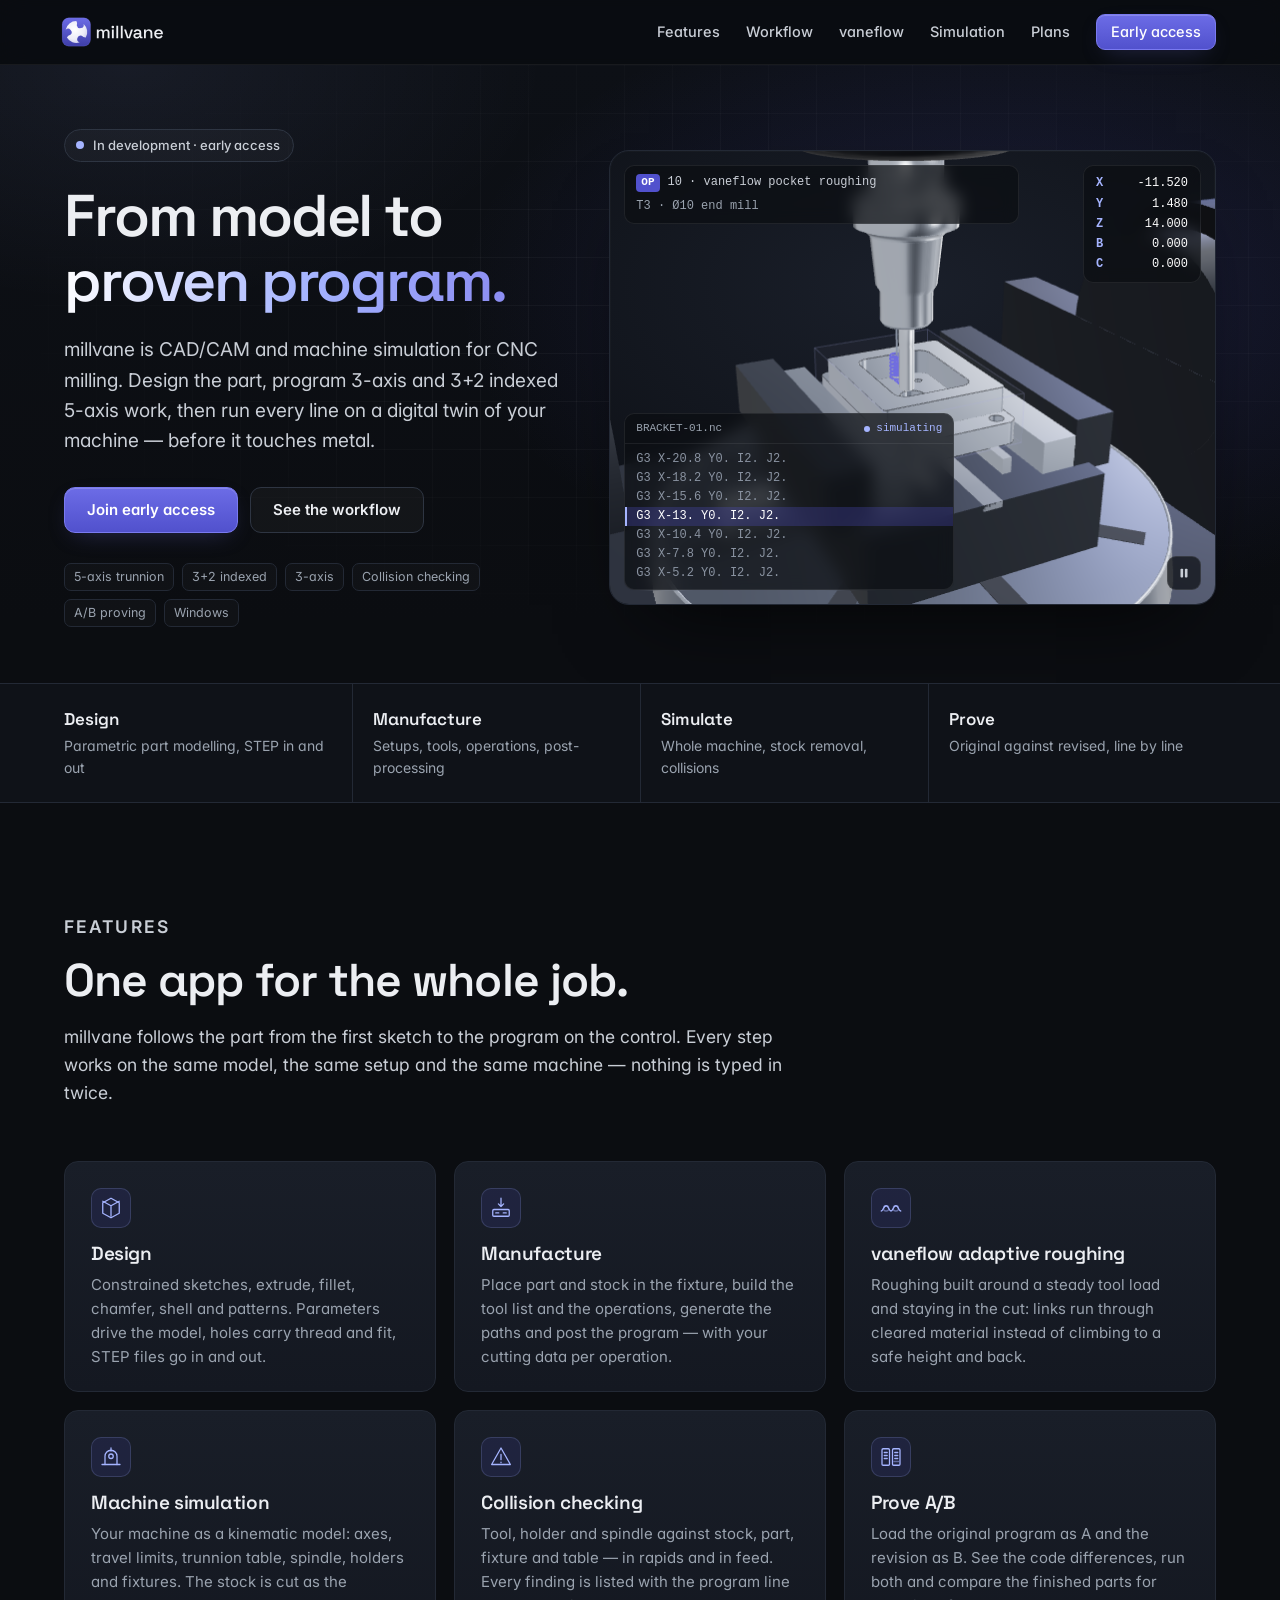
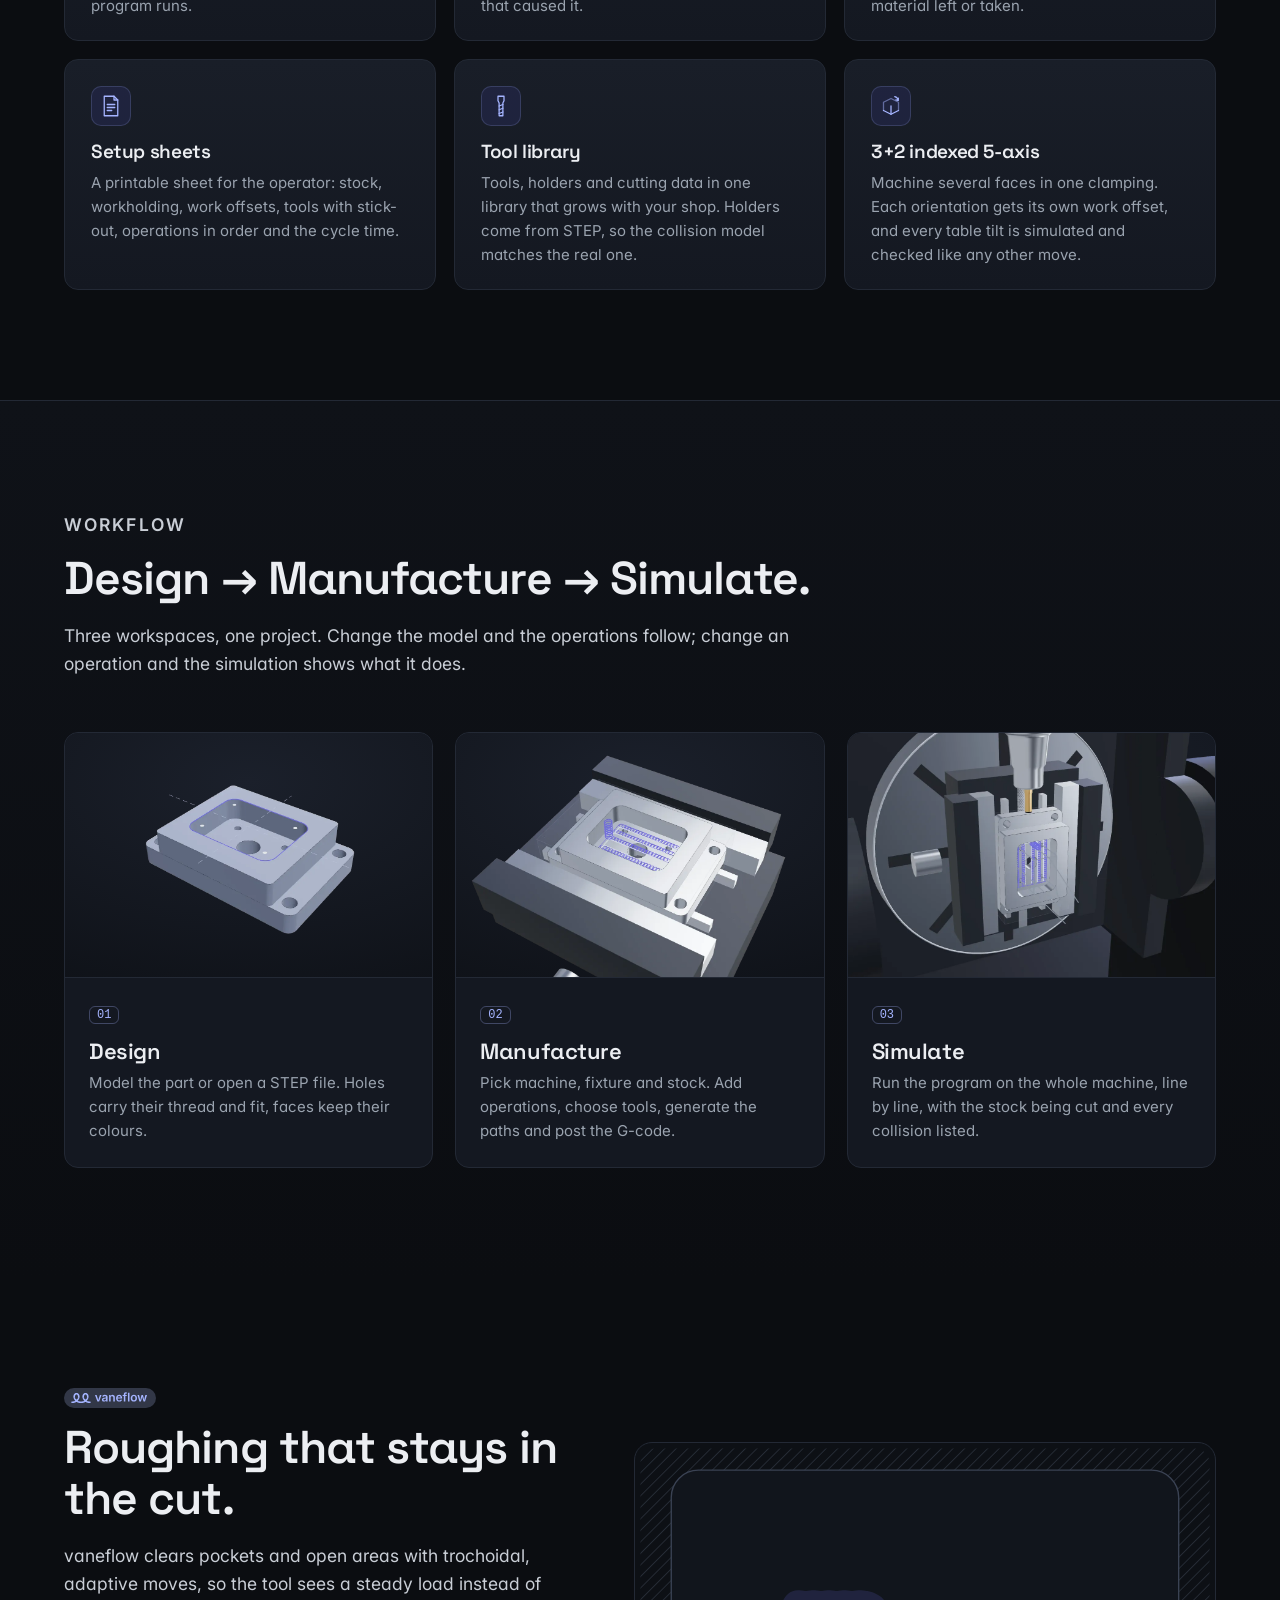
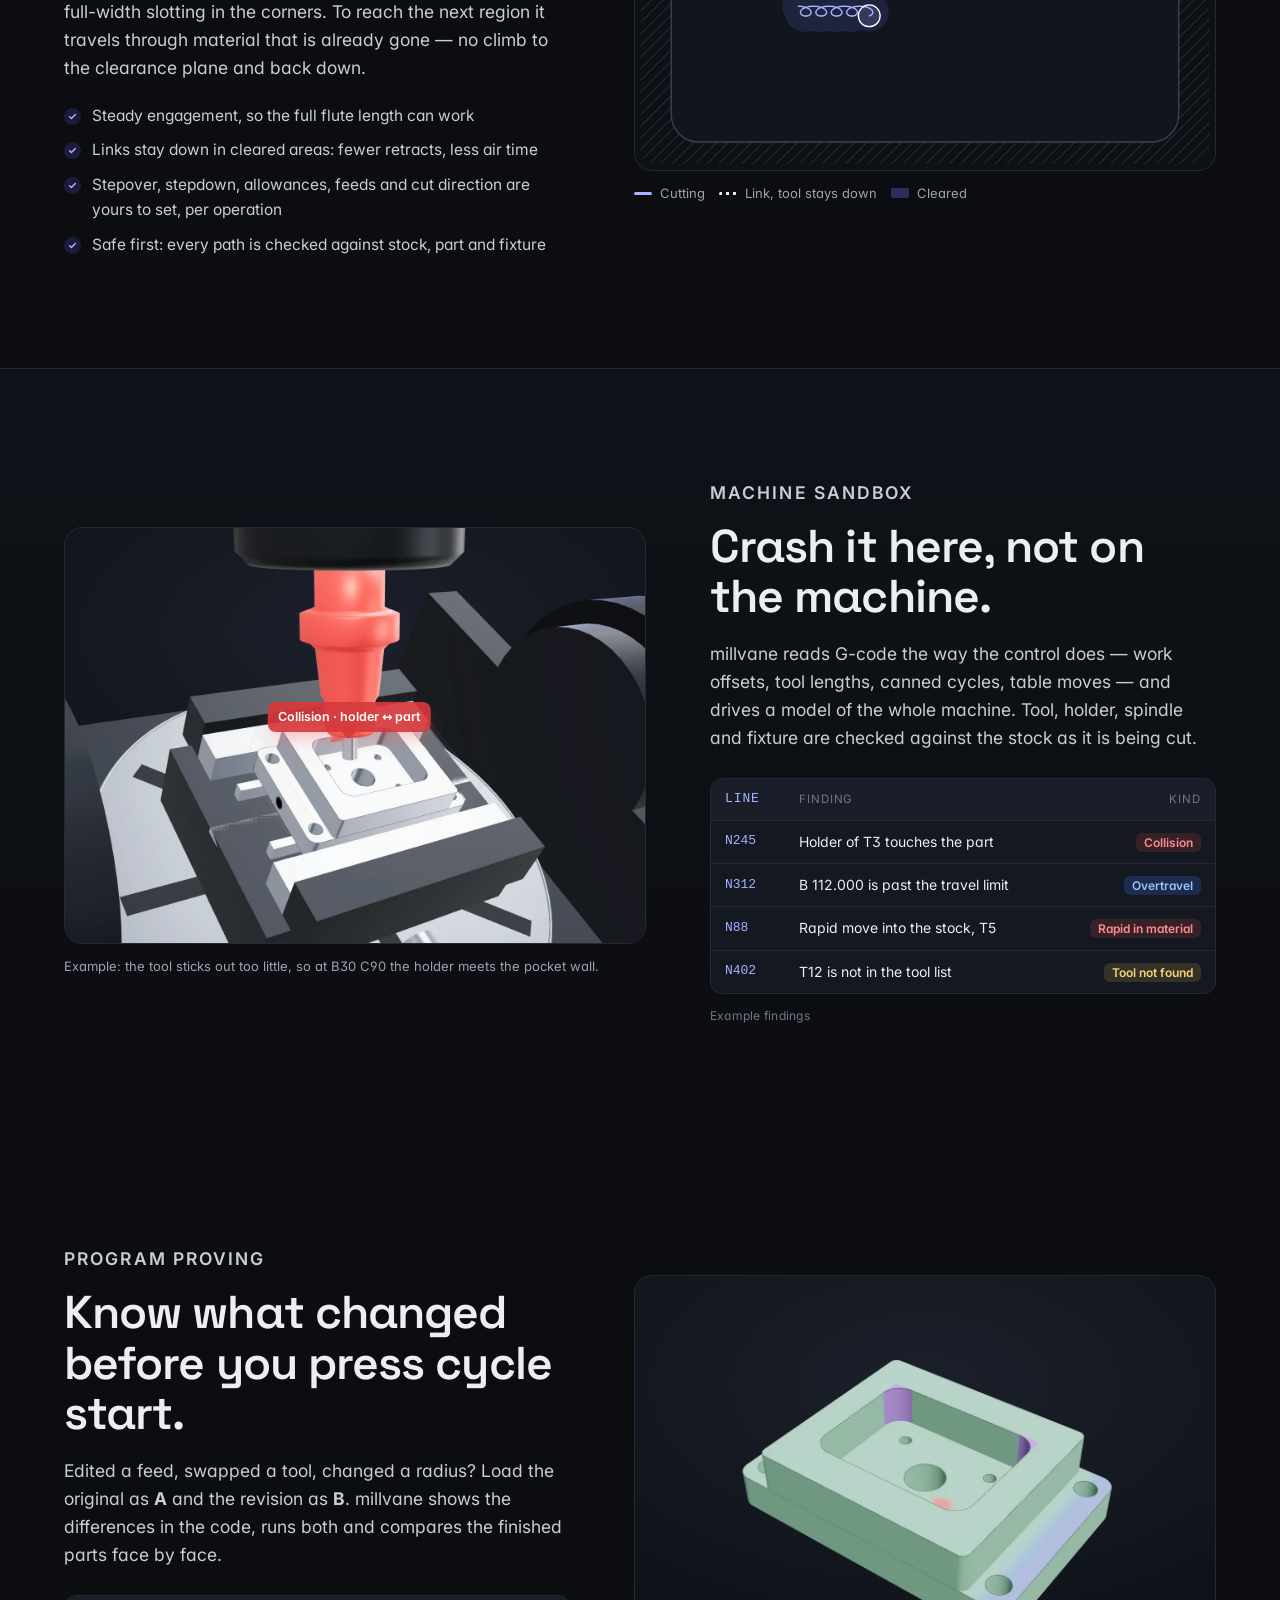
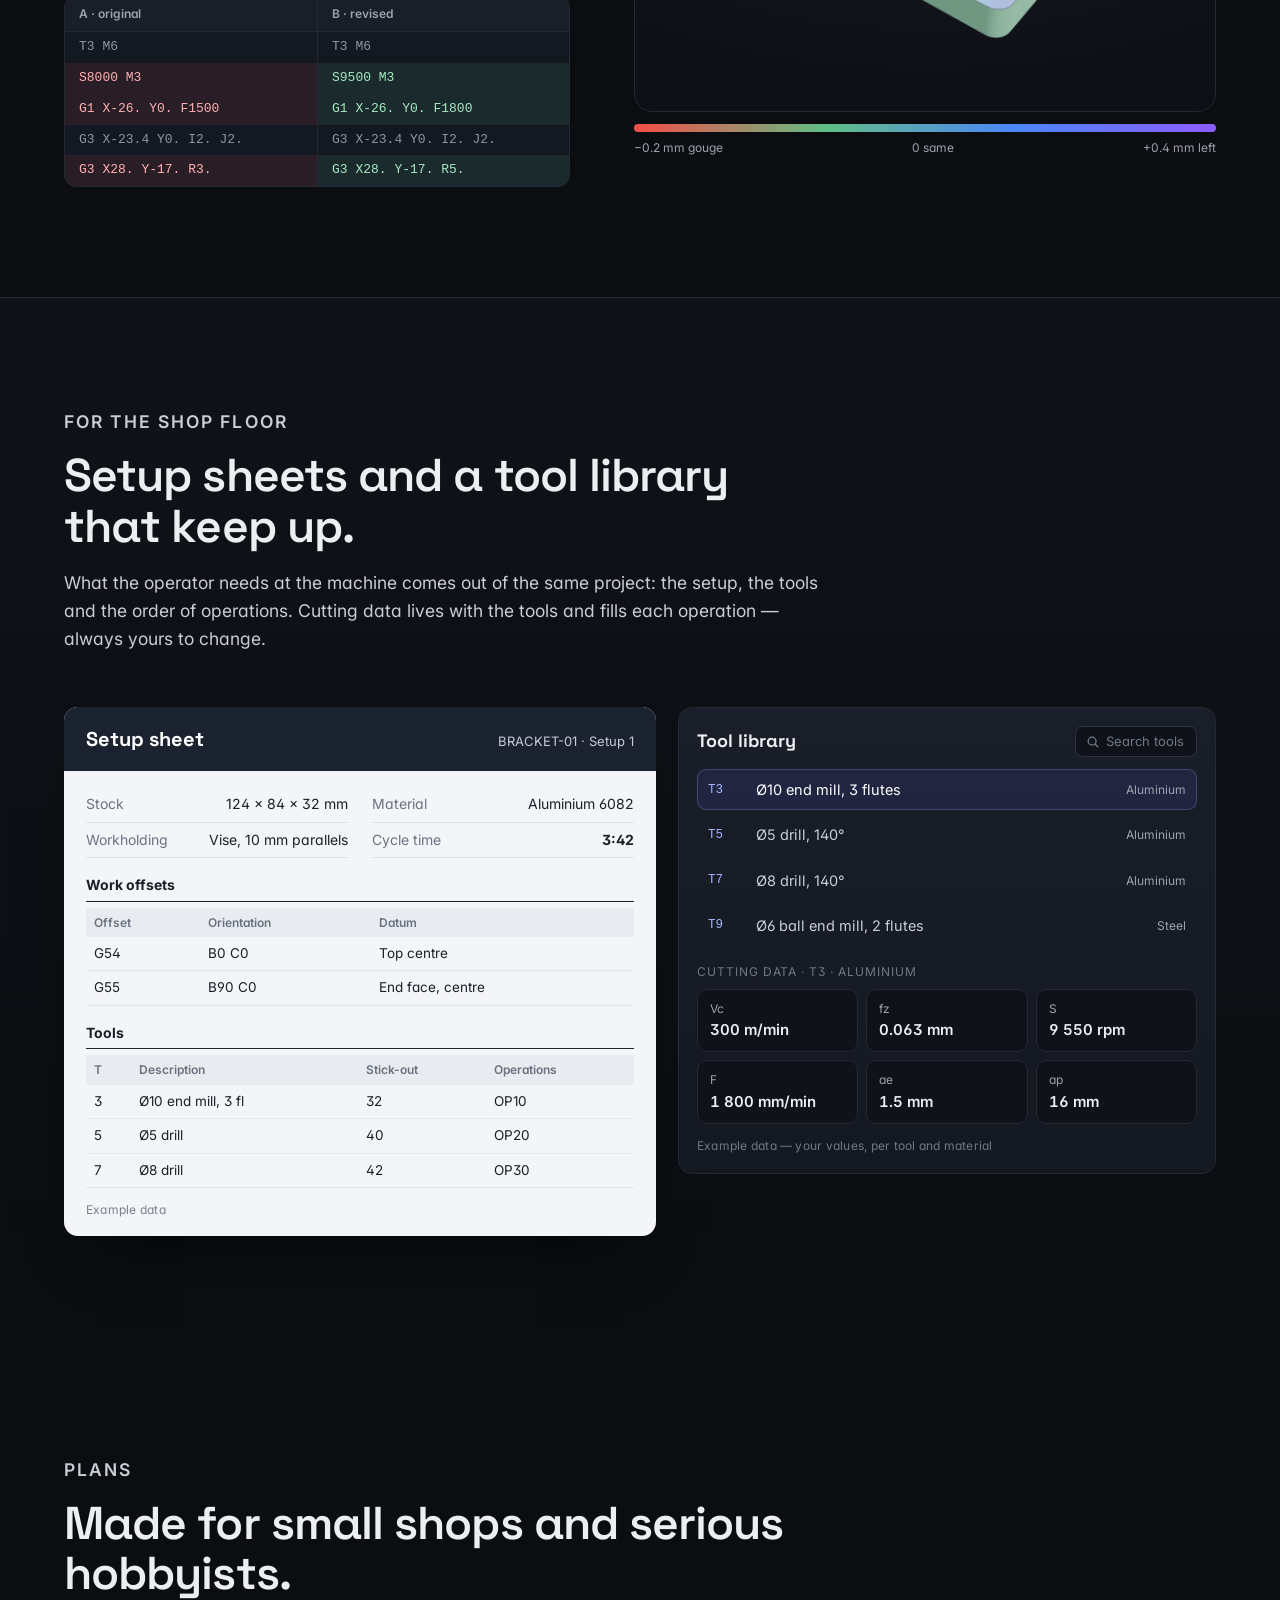
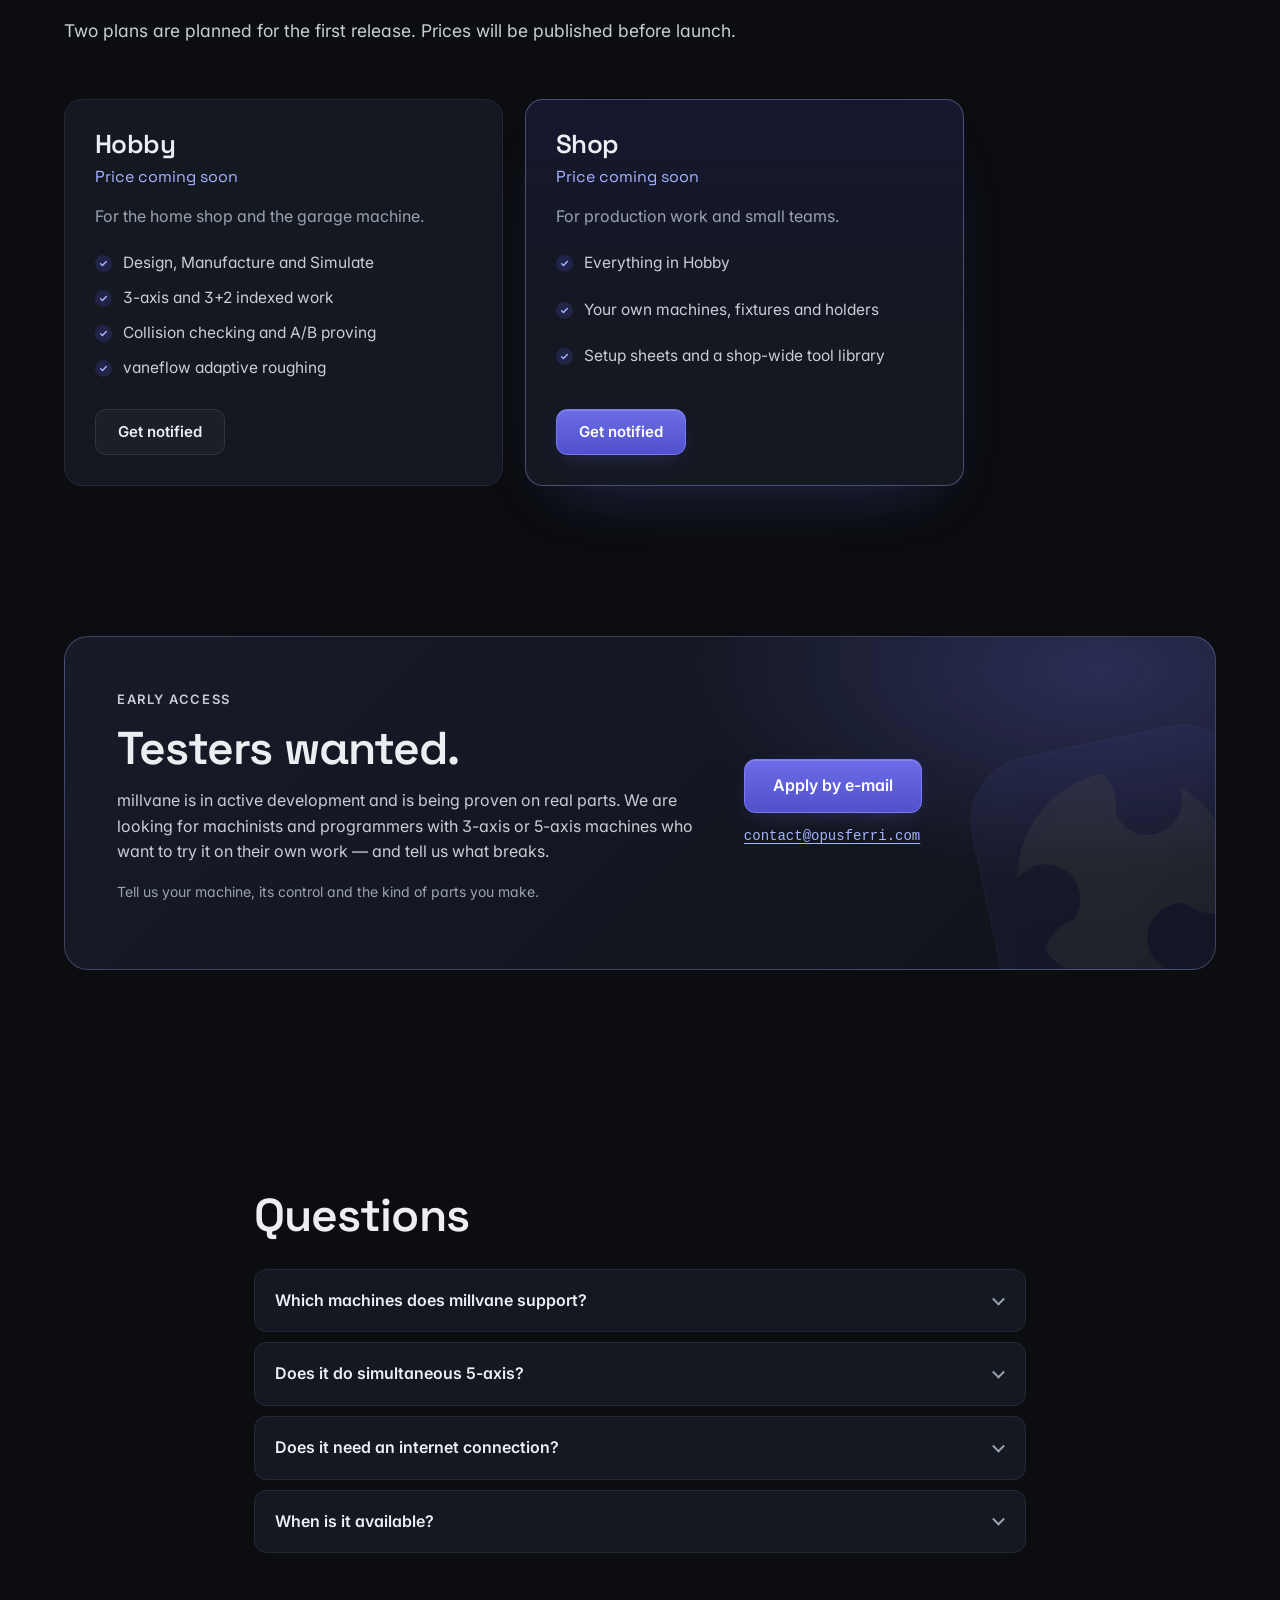
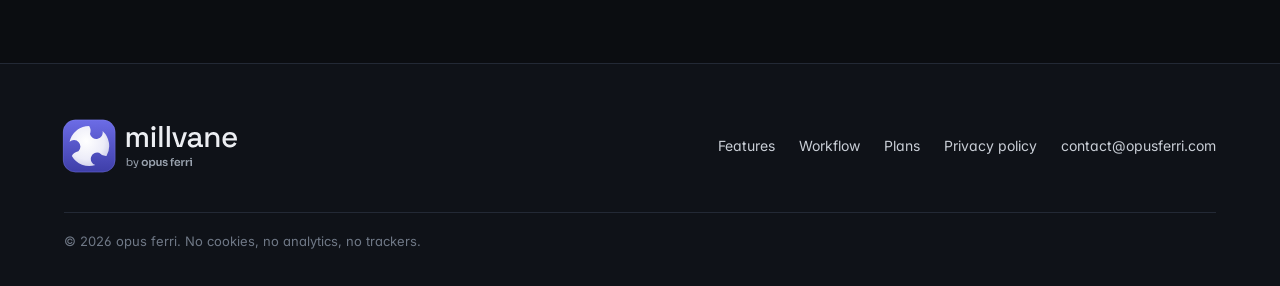
<file: index.html>
<!doctype html>
<html lang="en">
<head>
<meta charset="utf-8">
<meta name="viewport" content="width=device-width,initial-scale=1">
<title>millvane — CAD/CAM and machine simulation for CNC milling | opus ferri</title>
<meta name="description" content="millvane is a CAD/CAM and G-code simulation app for CNC milling: design the part, program 3-axis and 3+2 indexed 5-axis work, simulate the whole machine and prove every program before it runs. In development — early access testers wanted.">
<meta name="theme-color" content="#0b0d11">
<meta name="color-scheme" content="dark">
<link rel="canonical" href="https://opusferri.com/">
<link rel="icon" href="/favicon.svg" type="image/svg+xml">
<link rel="icon" href="/favicon.ico" sizes="any">
<link rel="apple-touch-icon" href="/apple-touch-icon.png">
<meta property="og:type" content="website">
<meta property="og:site_name" content="opus ferri">
<meta property="og:title" content="millvane — from model to proven program">
<meta property="og:description" content="CAD/CAM and machine simulation for CNC milling. 3-axis and 3+2 indexed 5-axis, collision checking, A/B program proving and vaneflow adaptive roughing. Early access.">
<meta property="og:url" content="https://opusferri.com/">
<meta property="og:image" content="https://opusferri.com/assets/img/og.png">
<meta property="og:image:width" content="1200">
<meta property="og:image:height" content="630">
<meta property="og:image:alt" content="millvane: a machined aluminium bracket in a vise on a tilting rotary table, with its toolpaths">
<meta name="twitter:card" content="summary_large_image">
<link rel="preload" href="/fonts/Inter.woff2" as="font" type="font/woff2" crossorigin>
<link rel="preload" href="/fonts/SpaceGrotesk.woff2" as="font" type="font/woff2" crossorigin>
<link rel="stylesheet" href="/style.css">
<script>document.documentElement.classList.add("js")</script>
</head>
<body>
<a class="skip" href="#main">Skip to content</a>

<header class="nav" id="top">
  <div class="wrap nav-in">
    <a class="logo" href="/" aria-label="millvane home"><img src="/assets/brand/millvane-dark.svg" alt="millvane" width="388" height="144"></a>
    <button class="menu-btn" type="button" aria-expanded="false" aria-controls="nav-links"><span class="sr">Menu</span><span class="bars" aria-hidden="true"></span></button>
    <nav id="nav-links" class="links" aria-label="Main">
      <a href="#features">Features</a>
      <a href="#workflow">Workflow</a>
      <a href="#vaneflow">vaneflow</a>
      <a href="#simulate">Simulation</a>
      <a href="#pricing">Plans</a>
      <a class="btn btn-sm" href="#early-access">Early access</a>
    </nav>
  </div>
</header>

<main id="main">

<section class="hero" aria-labelledby="hero-h">
  <div class="hero-bg" aria-hidden="true"></div>
  <div class="wrap hero-in">
    <div class="hero-copy">
      <p class="status"><span class="dot" aria-hidden="true"></span>In development · early access</p>
      <h1 id="hero-h">From model to <span class="grad">proven program.</span></h1>
      <p class="lead">millvane is CAD/CAM and machine simulation for CNC milling. Design the part, program 3-axis and 3+2 indexed 5-axis work, then run every line on a digital twin of your machine — before it touches metal.</p>
      <div class="cta">
        <a class="btn" href="#early-access">Join early access</a>
        <a class="btn btn-ghost" href="#workflow">See the workflow</a>
      </div>
      <ul class="chips" aria-label="Highlights">
        <li>5-axis trunnion</li><li>3+2 indexed</li><li>3-axis</li><li>Collision checking</li><li>A/B proving</li><li>Windows</li>
      </ul>
    </div>

    <figure class="hero-vis" aria-label="Animated example: a bracket is roughed with vaneflow, drilled, then the table tilts for a 3+2 side hole">
      <div class="stage" id="stage">
        <img class="poster" id="poster" src="/assets/img/hero-poster.webp" width="1200" height="900" alt="A bracket clamped in a vise on a tilting rotary table, with an end mill in the pocket and the toolpath drawn on the part" fetchpriority="high">
        <canvas id="hero-canvas" aria-hidden="true"></canvas>
        <div class="hud hud-op" aria-hidden="true">
          <span class="hud-k">OP</span><span id="hud-op">10 · vaneflow pocket roughing</span>
          <span class="hud-t" id="hud-tool">T3 · Ø10 end mill</span>
        </div>
        <div class="hud hud-dro" aria-hidden="true">
          <div><span>X</span><b id="dro-x">-23.000</b></div>
          <div><span>Y</span><b id="dro-y">0.000</b></div>
          <div><span>Z</span><b id="dro-z">33.000</b></div>
          <div><span>B</span><b id="dro-b">0.000</b></div>
          <div><span>C</span><b id="dro-c">0.000</b></div>
        </div>
        <div class="hud hud-code" aria-hidden="true">
          <div class="code-h"><span>BRACKET-01.nc</span><span class="sim-on"><i></i>simulating</span></div>
          <ol class="code" id="code"><li>O1001 (BRACKET-01 OP1)</li><li>G21 G17 G40 G80 G90</li><li>G0 G53 Z0.</li><li>(OP10 VANEFLOW POCKET ROUGHING)</li><li class="on">T3 M6 (D10 END MILL 3FL)</li><li>S9500 M3</li><li>G0 G54 X-23. Y0. B0. C0.</li></ol>
        </div>
        <button class="pause" id="pause" type="button" aria-pressed="false" hidden><span class="sr">Pause animation</span><svg viewBox="0 0 16 16" aria-hidden="true"><rect class="p1" x="4" y="3" width="3" height="10" rx="1"/><rect class="p1" x="9" y="3" width="3" height="10" rx="1"/><path class="p2" d="M5 3l8 5-8 5z"/></svg></button>
      </div>
    </figure>
  </div>
</section>

<section class="strip" aria-label="What millvane covers">
  <div class="wrap strip-in">
    <div><b>Design</b><span>Parametric part modelling, STEP in and out</span></div>
    <div><b>Manufacture</b><span>Setups, tools, operations, post-processing</span></div>
    <div><b>Simulate</b><span>Whole machine, stock removal, collisions</span></div>
    <div><b>Prove</b><span>Original against revised, line by line</span></div>
  </div>
</section>

<section class="sec" id="features" aria-labelledby="features-h">
  <div class="wrap">
    <header class="sec-h reveal">
      <p class="eyebrow">Features</p>
      <h2 id="features-h">One app for the whole job.</h2>
      <p>millvane follows the part from the first sketch to the program on the control. Every step works on the same model, the same setup and the same machine — nothing is typed in twice.</p>
    </header>
    <div class="grid">
      <article class="card reveal">
        <svg class="ic" viewBox="0 0 32 32" aria-hidden="true"><path d="M5 25V11l11-6 11 6v14l-11 6z" transform="translate(0 -2)"/><path d="M5 9l11 6 11-6M16 15v14" transform="translate(0 -2)"/></svg>
        <h3>Design</h3>
        <p>Constrained sketches, extrude, fillet, chamfer, shell and patterns. Parameters drive the model, holes carry thread and fit, STEP files go in and out.</p>
      </article>
      <article class="card reveal">
        <svg class="ic" viewBox="0 0 32 32" aria-hidden="true"><rect x="5" y="18" width="22" height="9" rx="1.5"/><path d="M16 3v11M12.5 10.5 16 14l3.5-3.5"/><path d="M9 22.5h4M19 22.5h4"/></svg>
        <h3>Manufacture</h3>
        <p>Place part and stock in the fixture, build the tool list and the operations, generate the paths and post the program — with your cutting data per operation.</p>
      </article>
      <article class="card reveal">
        <svg class="ic" viewBox="0 0 32 32" aria-hidden="true"><path d="M3 20c2.5 0 3-7 6.5-7S13 20 16 20s3-7 6.5-7S26 20 29 20"/><circle cx="9.5" cy="16.5" r="3.5" opacity=".5"/><circle cx="22.5" cy="16.5" r="3.5" opacity=".5"/></svg>
        <h3>vaneflow adaptive roughing</h3>
        <p>Roughing built around a steady tool load and staying in the cut: links run through cleared material instead of climbing to a safe height and back.</p>
      </article>
      <article class="card reveal">
        <svg class="ic" viewBox="0 0 32 32" aria-hidden="true"><path d="M4 26h24"/><path d="M8 26V15a8 8 0 0 1 16 0v11"/><circle cx="16" cy="15" r="3"/><path d="M16 4v4"/></svg>
        <h3>Machine simulation</h3>
        <p>Your machine as a kinematic model: axes, travel limits, trunnion table, spindle, holders and fixtures. The stock is cut as the program runs.</p>
      </article>
      <article class="card reveal">
        <svg class="ic" viewBox="0 0 32 32" aria-hidden="true"><path d="M16 4 3.5 26h25z"/><path d="M16 12.5v7M16 23v.5"/></svg>
        <h3>Collision checking</h3>
        <p>Tool, holder and spindle against stock, part, fixture and table — in rapids and in feed. Every finding is listed with the program line that caused it.</p>
      </article>
      <article class="card reveal">
        <svg class="ic" viewBox="0 0 32 32" aria-hidden="true"><rect x="4" y="5" width="10" height="22" rx="1.5"/><rect x="18" y="5" width="10" height="22" rx="1.5"/><path d="M7 10h4M7 14h4M7 18h4M21 10h4M21 14h4M21 18h4"/><path d="M20 22h6" opacity=".5"/></svg>
        <h3>Prove A/B</h3>
        <p>Load the original program as A and the revision as B. See the code differences, run both and compare the finished parts for material left or taken.</p>
      </article>
      <article class="card reveal">
        <svg class="ic" viewBox="0 0 32 32" aria-hidden="true"><path d="M7 3h13l5 5v21H7z"/><path d="M20 3v5h5M11 14h10M11 18h10M11 22h6"/></svg>
        <h3>Setup sheets</h3>
        <p>A printable sheet for the operator: stock, workholding, work offsets, tools with stick-out, operations in order and the cycle time.</p>
      </article>
      <article class="card reveal">
        <svg class="ic" viewBox="0 0 32 32" aria-hidden="true"><path d="M12 3h8v6l-1.5 3v17h-5V12L12 9z"/><path d="M13.5 16l5-2M13.5 21l5-2M13.5 26l5-2"/></svg>
        <h3>Tool library</h3>
        <p>Tools, holders and cutting data in one library that grows with your shop. Holders come from STEP, so the collision model matches the real one.</p>
      </article>
      <article class="card reveal">
        <svg class="ic" viewBox="0 0 32 32" aria-hidden="true"><path d="M6 22 16 27l10-5"/><path d="M6 22V11l10-5 10 5v11" opacity=".5"/><path d="M16 27V16" /><path d="M21 3.5a6 6 0 0 1 4.5 5" /><path d="M25.8 5.5l-.3 3-3-.6"/></svg>
        <h3>3+2 indexed 5-axis</h3>
        <p>Machine several faces in one clamping. Each orientation gets its own work offset, and every table tilt is simulated and checked like any other move.</p>
      </article>
    </div>
  </div>
</section>

<section class="sec sec-alt" id="workflow" aria-labelledby="workflow-h">
  <div class="wrap">
    <header class="sec-h reveal">
      <p class="eyebrow">Workflow</p>
      <h2 id="workflow-h">Design → Manufacture → Simulate.</h2>
      <p>Three workspaces, one project. Change the model and the operations follow; change an operation and the simulation shows what it does.</p>
    </header>
    <ol class="steps">
      <li class="step reveal">
        <figure><img src="/assets/img/step-design.webp" width="1200" height="800" loading="lazy" decoding="async" alt="The bracket model with the pocket sketch and centre lines on its top face"></figure>
        <div class="step-t"><span class="n">01</span><h3>Design</h3><p>Model the part or open a STEP file. Holes carry their thread and fit, faces keep their colours.</p></div>
      </li>
      <li class="step reveal">
        <figure><img src="/assets/img/step-cam.webp" width="1200" height="800" loading="lazy" decoding="async" alt="The bracket in a vise with the vaneflow roughing path drawn in the pocket"></figure>
        <div class="step-t"><span class="n">02</span><h3>Manufacture</h3><p>Pick machine, fixture and stock. Add operations, choose tools, generate the paths and post the G-code.</p></div>
      </li>
      <li class="step reveal">
        <figure><img src="/assets/img/step-sim.webp" width="1200" height="800" loading="lazy" decoding="async" alt="The table tilted by 90 degrees for a 3+2 operation, a drill at the end face of the bracket"></figure>
        <div class="step-t"><span class="n">03</span><h3>Simulate</h3><p>Run the program on the whole machine, line by line, with the stock being cut and every collision listed.</p></div>
      </li>
    </ol>
  </div>
</section>

<section class="sec" id="vaneflow" aria-labelledby="vaneflow-h">
  <div class="wrap split">
    <div class="split-t reveal">
      <p class="eyebrow"><img src="/assets/brand/vaneflow-pill-dark.svg" alt="vaneflow" width="108" height="36" class="pill"></p>
      <h2 id="vaneflow-h">Roughing that stays in the cut.</h2>
      <p>vaneflow clears pockets and open areas with trochoidal, adaptive moves, so the tool sees a steady load instead of full-width slotting in the corners. To reach the next region it travels through material that is already gone — no climb to the clearance plane and back down.</p>
      <ul class="ticks">
        <li>Steady engagement, so the full flute length can work</li>
        <li>Links stay down in cleared areas: fewer retracts, less air time</li>
        <li>Stepover, stepdown, allowances, feeds and cut direction are yours to set, per operation</li>
        <li>Safe first: every path is checked against stock, part and fixture</li>
      </ul>
    </div>
    <figure class="vf reveal">
      <svg id="vf" viewBox="0 0 640 360" role="img" aria-labelledby="vf-t">
        <title id="vf-t">A vaneflow roughing path clearing a rectangular pocket from the middle outwards, followed by a finishing pass along the wall</title>
        <defs>
          <pattern id="hatch" width="9" height="9" patternUnits="userSpaceOnUse" patternTransform="rotate(45)"><path d="M0 0v9" stroke="#262c36" stroke-width="2"/></pattern>
        </defs>
        <rect x="6" y="6" width="628" height="348" rx="16" fill="url(#hatch)"/>
        <rect x="40" y="30" width="560" height="300" rx="30" class="vf-pocket"/>
        <g id="vf-paths"></g>
        <circle id="vf-tool" r="12" cx="190" cy="180"/>
      </svg>
      <figcaption><span class="lg lg-cut"></span>Cutting <span class="lg lg-link"></span>Link, tool stays down <span class="lg lg-area"></span>Cleared</figcaption>
    </figure>
  </div>
</section>

<section class="sec sec-alt" id="simulate" aria-labelledby="simulate-h">
  <div class="wrap split split-rev">
    <figure class="shot reveal">
      <div class="shot-in">
        <img src="/assets/img/sim-collision.webp" width="1400" height="1000" loading="lazy" decoding="async" alt="The table tilted to B30 C90. The tool holder and the top of the pocket wall are shown in red where they collide">
        <div class="tag" style="left:49%;top:52%">Collision · holder ↔ part</div>
      </div>
      <figcaption>Example: the tool sticks out too little, so at B30 C90 the holder meets the pocket wall.</figcaption>
    </figure>
    <div class="split-t reveal">
      <p class="eyebrow">Machine sandbox</p>
      <h2 id="simulate-h">Crash it here, not on the machine.</h2>
      <p>millvane reads G-code the way the control does — work offsets, tool lengths, canned cycles, table moves — and drives a model of the whole machine. Tool, holder, spindle and fixture are checked against the stock as it is being cut.</p>
      <div class="checks" role="table" aria-label="Example list of findings">
        <div class="row head" role="row"><span role="columnheader">Line</span><span role="columnheader">Finding</span><span role="columnheader">Kind</span></div>
        <div class="row" role="row"><span role="cell">N245</span><span role="cell">Holder of T3 touches the part</span><span role="cell"><em class="k k-red">Collision</em></span></div>
        <div class="row" role="row"><span role="cell">N312</span><span role="cell">B 112.000 is past the travel limit</span><span role="cell"><em class="k k-blue">Overtravel</em></span></div>
        <div class="row" role="row"><span role="cell">N88</span><span role="cell">Rapid move into the stock, T5</span><span role="cell"><em class="k k-red">Rapid in material</em></span></div>
        <div class="row" role="row"><span role="cell">N402</span><span role="cell">T12 is not in the tool list</span><span role="cell"><em class="k k-yellow">Tool not found</em></span></div>
      </div>
      <p class="ex">Example findings</p>
    </div>
  </div>
</section>

<section class="sec" id="prove" aria-labelledby="prove-h">
  <div class="wrap split">
    <div class="split-t reveal">
      <p class="eyebrow">Program proving</p>
      <h2 id="prove-h">Know what changed before you press cycle start.</h2>
      <p>Edited a feed, swapped a tool, changed a radius? Load the original as <b>A</b> and the revision as <b>B</b>. millvane shows the differences in the code, runs both and compares the finished parts face by face.</p>
      <div class="diff" role="table" aria-label="Example program difference">
        <div class="diff-h" role="row"><span role="columnheader">A · original</span><span role="columnheader">B · revised</span></div>
        <div class="d-row" role="row"><code role="cell">T3 M6</code><code role="cell">T3 M6</code></div>
        <div class="d-row chg" role="row"><code role="cell">S8000 M3</code><code role="cell">S9500 M3</code></div>
        <div class="d-row chg" role="row"><code role="cell">G1 X-26. Y0. F1500</code><code role="cell">G1 X-26. Y0. F1800</code></div>
        <div class="d-row" role="row"><code role="cell">G3 X-23.4 Y0. I2. J2.</code><code role="cell">G3 X-23.4 Y0. I2. J2.</code></div>
        <div class="d-row chg" role="row"><code role="cell">G3 X28. Y-17. R3.</code><code role="cell">G3 X28. Y-17. R5.</code></div>
      </div>
    </div>
    <figure class="shot reveal">
      <div class="shot-in">
        <img src="/assets/img/compare.webp" width="1200" height="900" loading="lazy" decoding="async" alt="The bracket coloured by the deviation between program A and B: green where both agree, blue and violet in two pocket corners where B leaves material, red at a small spot on the pocket floor">
      </div>
      <figcaption class="scale-cap">
        <span class="scale" aria-hidden="true"></span>
        <span class="scale-l"><span>−0.2 mm gouge</span><span>0 same</span><span>+0.4 mm left</span></span>
      </figcaption>
    </figure>
  </div>
</section>

<section class="sec sec-alt" id="shop" aria-labelledby="shop-h">
  <div class="wrap">
    <header class="sec-h reveal">
      <p class="eyebrow">For the shop floor</p>
      <h2 id="shop-h">Setup sheets and a tool library that keep up.</h2>
      <p>What the operator needs at the machine comes out of the same project: the setup, the tools and the order of operations. Cutting data lives with the tools and fills each operation — always yours to change.</p>
    </header>
    <div class="duo">
      <div class="sheet reveal" role="group" aria-label="Example setup sheet">
        <div class="sheet-h"><b>Setup sheet</b><span>BRACKET-01 · Setup 1</span></div>
        <div class="sheet-b">
          <dl class="kv">
            <div><dt>Stock</dt><dd>124 × 84 × 32 mm</dd></div>
            <div><dt>Material</dt><dd>Aluminium 6082</dd></div>
            <div><dt>Workholding</dt><dd>Vise, 10 mm parallels</dd></div>
            <div><dt>Cycle time</dt><dd><b>3:42</b></dd></div>
          </dl>
          <p class="sheet-s">Work offsets</p>
          <table>
            <thead><tr><th scope="col">Offset</th><th scope="col">Orientation</th><th scope="col">Datum</th></tr></thead>
            <tbody>
              <tr><td>G54</td><td>B0 C0</td><td>Top centre</td></tr>
              <tr><td>G55</td><td>B90 C0</td><td>End face, centre</td></tr>
            </tbody>
          </table>
          <p class="sheet-s">Tools</p>
          <table>
            <thead><tr><th scope="col">T</th><th scope="col">Description</th><th scope="col">Stick-out</th><th scope="col">Operations</th></tr></thead>
            <tbody>
              <tr><td>3</td><td>Ø10 end mill, 3 fl</td><td>32</td><td>OP10</td></tr>
              <tr><td>5</td><td>Ø5 drill</td><td>40</td><td>OP20</td></tr>
              <tr><td>7</td><td>Ø8 drill</td><td>42</td><td>OP30</td></tr>
            </tbody>
          </table>
        </div>
        <p class="ex">Example data</p>
      </div>
      <div class="lib reveal" role="group" aria-label="Example tool library">
        <div class="lib-h"><b>Tool library</b><span class="search" aria-hidden="true">Search tools</span></div>
        <ul class="tools">
          <li class="sel"><span class="tn">T3</span><span>Ø10 end mill, 3 flutes</span><em>Aluminium</em></li>
          <li><span class="tn">T5</span><span>Ø5 drill, 140°</span><em>Aluminium</em></li>
          <li><span class="tn">T7</span><span>Ø8 drill, 140°</span><em>Aluminium</em></li>
          <li><span class="tn">T9</span><span>Ø6 ball end mill, 2 flutes</span><em>Steel</em></li>
        </ul>
        <div class="lib-s">Cutting data · T3 · Aluminium</div>
        <div class="cd">
          <div><span>Vc</span><b>300 m/min</b></div>
          <div><span>fz</span><b>0.063 mm</b></div>
          <div><span>S</span><b>9 550 rpm</b></div>
          <div><span>F</span><b>1 800 mm/min</b></div>
          <div><span>ae</span><b>1.5 mm</b></div>
          <div><span>ap</span><b>16 mm</b></div>
        </div>
        <p class="ex">Example data — your values, per tool and material</p>
      </div>
    </div>
  </div>
</section>

<section class="sec" id="pricing" aria-labelledby="pricing-h">
  <div class="wrap">
    <header class="sec-h reveal">
      <p class="eyebrow">Plans</p>
      <h2 id="pricing-h">Made for small shops and serious hobbyists.</h2>
      <p>Two plans are planned for the first release. Prices will be published before launch.</p>
    </header>
    <div class="plans">
      <article class="plan reveal">
        <h3>Hobby</h3>
        <p class="price">Price coming soon</p>
        <p>For the home shop and the garage machine.</p>
        <ul class="ticks">
          <li>Design, Manufacture and Simulate</li>
          <li>3-axis and 3+2 indexed work</li>
          <li>Collision checking and A/B proving</li>
          <li>vaneflow adaptive roughing</li>
        </ul>
        <a class="btn btn-ghost" href="#early-access">Get notified</a>
      </article>
      <article class="plan plan-hi reveal">
        <h3>Shop</h3>
        <p class="price">Price coming soon</p>
        <p>For production work and small teams.</p>
        <ul class="ticks">
          <li>Everything in Hobby</li>
          <li>Your own machines, fixtures and holders</li>
          <li>Setup sheets and a shop-wide tool library</li>
        </ul>
        <a class="btn" href="#early-access">Get notified</a>
      </article>
    </div>
  </div>
</section>

<section class="sec cta-sec" id="early-access" aria-labelledby="ea-h">
  <div class="wrap">
    <div class="cta-box reveal">
      <div class="cta-t">
        <p class="eyebrow">Early access</p>
        <h2 id="ea-h">Testers wanted.</h2>
        <p>millvane is in active development and is being proven on real parts. We are looking for machinists and programmers with 3-axis or 5-axis machines who want to try it on their own work — and tell us what breaks.</p>
        <p class="small">Tell us your machine, its control and the kind of parts you make.</p>
      </div>
      <div class="cta-act">
        <a class="btn btn-lg" href="mailto:contact@opusferri.com?subject=millvane%20early%20access">Apply by e-mail</a>
        <a class="mail" href="mailto:contact@opusferri.com?subject=millvane%20early%20access">contact@opusferri.com</a>
      </div>
    </div>
  </div>
</section>

<section class="sec" id="faq" aria-labelledby="faq-h">
  <div class="wrap narrow">
    <h2 id="faq-h" class="reveal">Questions</h2>
    <div class="faq">
      <details class="reveal"><summary>Which machines does millvane support?</summary><p>3-axis mills and 5-axis machines with a trunnion table (a tilt axis plus a rotary axis), programmed in ISO G-code. More machine types and controls are planned — tell us what you run.</p></details>
      <details class="reveal"><summary>Does it do simultaneous 5-axis?</summary><p>Not today. millvane programs 3-axis and 3+2 indexed work. The simulation runs the table axes like every other axis, so programs that move them are simulated and checked.</p></details>
      <details class="reveal"><summary>Does it need an internet connection?</summary><p>No. millvane is a Windows desktop app. Your models, programs, setups and library stay on your computer — see the <a href="/privacy/">privacy policy</a>.</p></details>
      <details class="reveal"><summary>When is it available?</summary><p>Testers get access first. The public release and the prices will be announced on this site.</p></details>
    </div>
  </div>
</section>

</main>

<footer class="foot">
  <div class="wrap foot-in">
    <a class="foot-brand" href="/" aria-label="millvane by opus ferri, home"><img src="/assets/brand/millvane-by-opus-ferri-dark.svg" alt="millvane by opus ferri" width="368" height="144"></a>
    <nav class="foot-links" aria-label="Footer">
      <a href="#features">Features</a>
      <a href="#workflow">Workflow</a>
      <a href="#pricing">Plans</a>
      <a href="/privacy/">Privacy policy</a>
      <a href="mailto:contact@opusferri.com">contact@opusferri.com</a>
    </nav>
    <p class="copy">© 2026 opus ferri. No cookies, no analytics, no trackers.</p>
  </div>
</footer>

<script type="module" src="/js/main.js"></script>
</body>
</html>
</file>
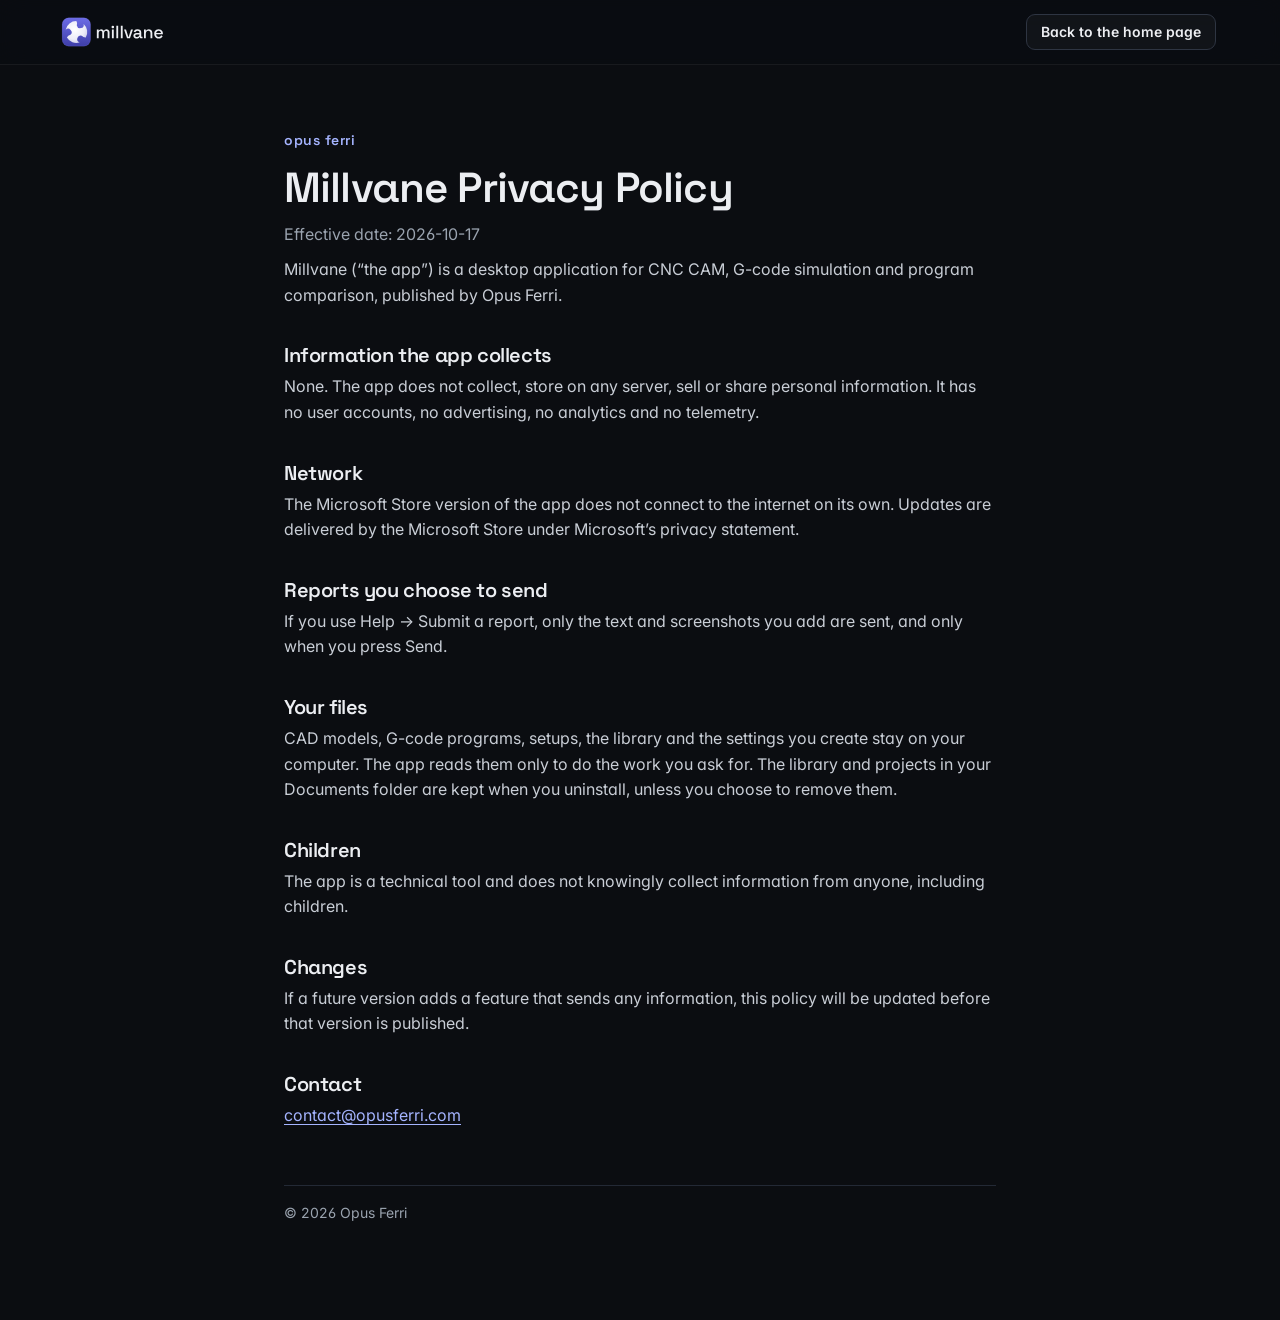
<file: privacy/index.html>
<!doctype html>
<html lang="en"><head><meta charset="utf-8"><meta name="viewport" content="width=device-width,initial-scale=1">
<title>Millvane privacy policy</title>
<meta name="theme-color" content="#0b0d11">
<link rel="icon" href="/favicon.svg" type="image/svg+xml">
<link rel="icon" href="/favicon.ico" sizes="any">
<link rel="apple-touch-icon" href="/apple-touch-icon.png">
<link rel="stylesheet" href="/style.css"></head>
<body>
<header class="nav">
  <div class="wrap nav-in">
    <a class="logo" href="/" aria-label="millvane home"><img src="/assets/brand/millvane-dark.svg" alt="millvane" width="388" height="144"></a>
    <a class="btn btn-sm btn-ghost" href="/">Back to the home page</a>
  </div>
</header>
<main class="doc">
<div class="brand"><a href="/" style="color:inherit;text-decoration:none">opus ferri</a></div>
<h1>Millvane Privacy Policy</h1>
<p class="muted">Effective date: 2026-10-17</p>
<p>Millvane (“the app”) is a desktop application for CNC CAM, G-code simulation and program comparison, published by Opus Ferri.</p>
<h2>Information the app collects</h2>
<p>None. The app does not collect, store on any server, sell or share personal information. It has no user accounts, no advertising, no analytics and no telemetry.</p>
<h2>Network</h2>
<p>The Microsoft Store version of the app does not connect to the internet on its own. Updates are delivered by the Microsoft Store under Microsoft’s privacy statement.</p>
<h2>Reports you choose to send</h2>
<p>If you use Help → Submit a report, only the text and screenshots you add are sent, and only when you press Send.</p>
<h2>Your files</h2>
<p>CAD models, G-code programs, setups, the library and the settings you create stay on your computer. The app reads them only to do the work you ask for. The library and projects in your Documents folder are kept when you uninstall, unless you choose to remove them.</p>
<h2>Children</h2>
<p>The app is a technical tool and does not knowingly collect information from anyone, including children.</p>
<h2>Changes</h2>
<p>If a future version adds a feature that sends any information, this policy will be updated before that version is published.</p>
<h2>Contact</h2>
<p><a href="mailto:contact@opusferri.com">contact@opusferri.com</a></p>
<footer>© 2026 Opus Ferri</footer>
</main></body></html>
</file>
<file: style.css>
/* opusferri.com — millvane by opus ferri */
@font-face{font-family:"Inter";src:url(/fonts/Inter.woff2) format("woff2");font-weight:100 900;font-style:normal;font-display:swap}
@font-face{font-family:"Space Grotesk";src:url(/fonts/SpaceGrotesk.woff2) format("woff2");font-weight:300 700;font-style:normal;font-display:swap}

:root{
  --bg:#0b0d11;--bg2:#0f1218;--panel:#141821;--panel2:#191e28;--line:#232935;--line2:#2e3542;
  --fg:#eceef2;--fg2:#c9ced6;--muted:#9aa3af;--dim:#6f7886;
  --iris:#5151cd;--iris-hi:#6c6ce6;--iris-l:#a5b4ff;--iris-glow:rgba(108,108,230,.35);
  --red:#ff5d5f;--yellow:#f5c84b;--blue:#5aa2ff;--green:#5ec48a;
  --r:14px;--r-sm:9px;
  --sans:"Inter",system-ui,-apple-system,"Segoe UI",Roboto,sans-serif;
  --disp:"Space Grotesk","Inter",system-ui,sans-serif;
  --mono:ui-monospace,"Cascadia Mono","Segoe UI Mono",Consolas,"SFMono-Regular",Menlo,monospace;
}
*,*::before,*::after{box-sizing:border-box}
html{background:var(--bg);scroll-behavior:smooth;-webkit-text-size-adjust:100%;scroll-padding-top:76px}
@media (prefers-reduced-motion:reduce){html{scroll-behavior:auto}}
body{margin:0;font:16px/1.6 var(--sans);color:var(--fg);background:var(--bg);overflow-x:hidden;-webkit-font-smoothing:antialiased;font-feature-settings:"cv11","ss01"}
img,svg,canvas{display:block;max-width:100%}
a{color:var(--iris-l);text-underline-offset:3px}
a:hover{color:#c7cfff}
:focus-visible{outline:2px solid var(--iris-l);outline-offset:3px;border-radius:6px}
h1,h2,h3{font-family:var(--disp);font-weight:600;letter-spacing:-.02em;line-height:1.1;margin:0}
p{margin:0 0 1em}
.sr{position:absolute;width:1px;height:1px;padding:0;margin:-1px;overflow:hidden;clip:rect(0 0 0 0);white-space:nowrap;border:0}
.skip{position:absolute;left:16px;top:-60px;z-index:100;background:var(--iris);color:#fff;padding:10px 14px;border-radius:8px}
.skip:focus{top:12px}
.wrap{max-width:1200px;margin:0 auto;padding:0 24px}
.narrow{max-width:820px}

/* buttons */
.btn{display:inline-flex;align-items:center;justify-content:center;gap:8px;min-height:46px;padding:0 22px;border-radius:11px;
  background:linear-gradient(180deg,var(--iris-hi),var(--iris));color:#fff;font-weight:600;font-size:15px;text-decoration:none;
  border:1px solid #7a7af0;box-shadow:0 8px 24px -10px var(--iris-glow),inset 0 1px 0 rgba(255,255,255,.18);transition:transform .15s,box-shadow .15s,filter .15s;white-space:nowrap}
.btn:hover{color:#fff;filter:brightness(1.08);transform:translateY(-1px);box-shadow:0 12px 30px -10px var(--iris-glow),inset 0 1px 0 rgba(255,255,255,.2)}
.btn-ghost{background:rgba(255,255,255,.03);border-color:var(--line2);box-shadow:none;color:var(--fg)}
.btn-ghost:hover{background:rgba(255,255,255,.07);box-shadow:none}
.btn-sm{min-height:36px;padding:0 14px;font-size:14px;border-radius:9px}
.btn-lg{min-height:54px;padding:0 28px;font-size:16px}

/* nav */
.nav{position:sticky;top:0;z-index:50;background:rgba(11,13,17,.72);backdrop-filter:saturate(1.4) blur(14px);-webkit-backdrop-filter:saturate(1.4) blur(14px);border-bottom:1px solid rgba(255,255,255,.06)}
.nav-in{display:flex;align-items:center;justify-content:space-between;height:64px}
.logo img{height:46px;width:auto;margin-left:-9px}
.links{display:flex;align-items:center;gap:26px}
.links a{color:var(--fg2);text-decoration:none;font-size:14.5px;font-weight:500}
.links a:hover{color:#fff}
.links a.btn{color:#fff}
.menu-btn{display:none;background:none;border:1px solid var(--line2);border-radius:9px;width:42px;height:38px;color:var(--fg);cursor:pointer;padding:0}
.bars,.bars::before,.bars::after{display:block;width:18px;height:2px;background:currentColor;border-radius:2px;margin:auto;position:relative;transition:transform .2s,opacity .2s}
.bars::before,.bars::after{content:"";position:absolute;left:0}
.bars::before{top:-6px}.bars::after{top:6px}
.menu-btn[aria-expanded="true"] .bars{background:transparent}
.menu-btn[aria-expanded="true"] .bars::before{transform:translateY(6px) rotate(45deg)}
.menu-btn[aria-expanded="true"] .bars::after{transform:translateY(-6px) rotate(-45deg)}

/* hero */
.hero{position:relative;padding:64px 0 56px;overflow:hidden}
.hero-bg{position:absolute;inset:0;pointer-events:none;
  background:
    radial-gradient(900px 520px at 78% 38%,rgba(81,81,205,.20),transparent 60%),
    radial-gradient(700px 400px at 10% 0%,rgba(165,180,255,.07),transparent 60%),
    linear-gradient(180deg,#0d1016,var(--bg) 90%)}
.hero-bg::after{content:"";position:absolute;inset:0;
  background-image:linear-gradient(rgba(255,255,255,.035) 1px,transparent 1px),linear-gradient(90deg,rgba(255,255,255,.035) 1px,transparent 1px);
  background-size:48px 48px;mask-image:radial-gradient(ellipse 80% 70% at 60% 40%,#000 30%,transparent 80%);-webkit-mask-image:radial-gradient(ellipse 80% 70% at 60% 40%,#000 30%,transparent 80%)}
.hero-in{position:relative;display:grid;grid-template-columns:minmax(0,1fr) minmax(0,1.22fr);gap:48px;align-items:center}
.status{display:inline-flex;align-items:center;gap:9px;font-size:13px;font-weight:500;color:var(--fg2);border:1px solid var(--line2);background:rgba(255,255,255,.03);border-radius:99px;padding:5px 13px 5px 11px;margin-bottom:22px}
.dot{width:8px;height:8px;border-radius:50%;background:var(--iris-l);box-shadow:0 0 0 0 rgba(165,180,255,.6);animation:pulse 2.4s infinite}
@keyframes pulse{0%{box-shadow:0 0 0 0 rgba(165,180,255,.55)}70%{box-shadow:0 0 0 9px rgba(165,180,255,0)}100%{box-shadow:0 0 0 0 rgba(165,180,255,0)}}
.hero h1{font-size:clamp(40px,4.6vw,62px);letter-spacing:-.035em;margin-bottom:22px}
.grad{background:linear-gradient(100deg,#fff 0%,var(--iris-l) 55%,#8b8cf2 100%);-webkit-background-clip:text;background-clip:text;color:transparent}
.lead{font-size:clamp(17px,1.5vw,19px);color:var(--fg2);max-width:34em;margin-bottom:30px}
.cta{display:flex;flex-wrap:wrap;gap:12px;margin-bottom:30px}
.chips{display:flex;flex-wrap:wrap;gap:8px;list-style:none;margin:0;padding:0}
.chips li{font-size:12.5px;color:var(--muted);border:1px solid var(--line);border-radius:7px;padding:3px 9px;background:rgba(255,255,255,.02)}

.hero-vis{margin:0;min-width:0}
.stage{display:block;position:relative;aspect-ratio:4/3;border-radius:20px;overflow:hidden;
  background:radial-gradient(120% 90% at 50% 30%,#1a1f2a 0%,#0e1117 70%);border:1px solid var(--line);
  box-shadow:0 40px 80px -40px rgba(0,0,0,.8),0 0 0 1px rgba(255,255,255,.02) inset}
.stage .poster,.stage canvas{position:absolute;inset:0;width:100%;height:100%;object-fit:cover}
.stage canvas{opacity:0;transition:opacity .6s}
.stage.live canvas{opacity:1}
.stage.live .poster{opacity:0;transition:opacity .6s .2s}
.hud{position:absolute;font-family:var(--mono);font-size:12px;color:var(--fg2);background:rgba(12,14,19,.72);backdrop-filter:blur(8px);-webkit-backdrop-filter:blur(8px);border:1px solid rgba(255,255,255,.08);border-radius:10px}
.hud-op{left:14px;top:14px;padding:7px 11px;display:flex;flex-wrap:wrap;gap:4px 8px;align-items:center;max-width:calc(100% - 150px)}
.hud-k{color:#fff;background:var(--iris);border-radius:4px;padding:0 5px;font-weight:600;font-size:11px}
.hud-t{color:var(--muted);flex-basis:100%}
.hud-dro{right:14px;top:14px;padding:8px 12px;display:grid;gap:1px;min-width:118px}
.hud-dro div{display:flex;justify-content:space-between;gap:12px}
.hud-dro span{color:var(--iris-l);font-weight:600}
.hud-dro b{font-weight:500;color:#fff;font-variant-numeric:tabular-nums}
.hud-code{left:14px;bottom:14px;width:min(330px,calc(100% - 28px));padding:0;overflow:hidden}
.code-h{display:flex;justify-content:space-between;padding:6px 11px;border-bottom:1px solid rgba(255,255,255,.07);color:var(--muted);font-size:11px}
.sim-on{display:inline-flex;align-items:center;gap:6px;color:var(--iris-l)}
.sim-on i{width:6px;height:6px;border-radius:50%;background:var(--iris-l);animation:pulse 1.6s infinite}
.code{list-style:none;margin:0;padding:6px 0;height:calc(7 * 19px + 12px);overflow:hidden;position:relative}
.code li{height:19px;line-height:19px;padding:0 11px;white-space:nowrap;overflow:hidden;text-overflow:ellipsis;color:#8a93a1}
.code li.on{background:rgba(81,81,205,.28);color:#fff;box-shadow:inset 2px 0 0 var(--iris-l)}
.code li .c{color:#6b7484}
.pause{position:absolute;right:14px;bottom:14px;width:34px;height:34px;border-radius:9px;border:1px solid rgba(255,255,255,.1);background:rgba(12,14,19,.72);color:var(--fg2);cursor:pointer;display:grid;place-items:center;padding:0}
.pause[hidden]{display:none}
.pause svg{width:14px;height:14px;fill:currentColor}
.pause .p2{display:none}
.pause[aria-pressed="true"] .p1{display:none}.pause[aria-pressed="true"] .p2{display:block}
.pause:hover{color:#fff}

/* strip */
.strip{border-top:1px solid var(--line);border-bottom:1px solid var(--line);background:var(--bg2)}
.strip-in{display:grid;grid-template-columns:repeat(4,1fr)}
.strip-in div{padding:22px 20px;border-left:1px solid var(--line);display:flex;flex-direction:column;gap:2px}
.strip-in div:first-child{border-left:0;padding-left:0}
.strip-in b{font-family:var(--disp);font-weight:600;font-size:17px}
.strip-in span{font-size:14px;color:var(--muted)}

/* sections */
.sec{padding:110px 0}
.sec-alt{background:linear-gradient(180deg,var(--bg2),var(--bg) 100%);border-top:1px solid var(--line)}
.sec-h{max-width:760px;margin-bottom:54px}
.eyebrow{font-size:13px;font-weight:600;letter-spacing:.12em;text-transform:uppercase;color:var(--iris-l);margin-bottom:14px}
.eyebrow .pill{height:36px;width:auto;margin:-8px 0 -8px -8px}
.sec h2{font-size:clamp(30px,3.6vw,46px);margin-bottom:18px}
.sec-h p,.split-t>p{color:var(--fg2);font-size:17.5px}
.ex,.split-t>p.ex{font-size:12px;color:var(--dim);margin:12px 0 0;letter-spacing:.02em}

/* feature grid */
.grid{display:grid;grid-template-columns:repeat(3,1fr);gap:18px}
.card{position:relative;background:linear-gradient(180deg,var(--panel2),var(--panel));border:1px solid var(--line);border-radius:var(--r);padding:26px 26px 22px;transition:border-color .2s,transform .2s,box-shadow .2s;overflow:hidden}
.card::before{content:"";position:absolute;inset:0;background:radial-gradient(400px 160px at var(--mx,50%) -20%,rgba(108,108,230,.14),transparent 70%);opacity:0;transition:opacity .25s;pointer-events:none}
.card:hover{border-color:#3a4256;transform:translateY(-2px);box-shadow:0 20px 40px -24px rgba(0,0,0,.7)}
.card:hover::before{opacity:1}
.card h3{font-size:19px;margin:16px 0 8px}
.card p{color:var(--muted);font-size:15px;margin:0}
.ic{width:40px;height:40px;padding:7px;border-radius:10px;background:rgba(81,81,205,.14);border:1px solid rgba(165,180,255,.18);fill:none;stroke:var(--iris-l);stroke-width:1.7;stroke-linecap:round;stroke-linejoin:round}

/* workflow */
.steps{list-style:none;margin:0;padding:0;display:grid;grid-template-columns:repeat(3,1fr);gap:22px;counter-reset:s;position:relative}
.step{background:var(--panel);border:1px solid var(--line);border-radius:var(--r);overflow:hidden;display:flex;flex-direction:column}
.step figure{margin:0;aspect-ratio:3/2;background:radial-gradient(120% 100% at 50% 20%,#1b202b,#0e1117);border-bottom:1px solid var(--line);overflow:hidden}
.step figure img{width:100%;height:100%;object-fit:cover;transition:transform .8s cubic-bezier(.2,.7,.2,1)}
.step:hover figure img{transform:scale(1.04)}
.step-t{padding:22px 24px 24px;position:relative}
.step-t .n{font-family:var(--mono);font-size:12px;color:var(--iris-l);border:1px solid rgba(165,180,255,.3);border-radius:6px;padding:1px 7px}
.step-t h3{font-size:22px;margin:14px 0 8px}
.step-t p{color:var(--muted);font-size:15px;margin:0}

/* split */
.split{display:grid;grid-template-columns:minmax(0,1fr) minmax(0,1.15fr);gap:64px;align-items:center}
.split-rev{grid-template-columns:minmax(0,1.15fr) minmax(0,1fr)}
.ticks{list-style:none;padding:0;margin:22px 0 0;display:grid;gap:10px}
.ticks li{position:relative;padding-left:28px;color:var(--fg2);font-size:15.5px}
.ticks li::before{content:"";position:absolute;left:0;top:4px;width:17px;height:17px;border-radius:50%;background:rgba(81,81,205,.22) url("data:image/svg+xml,%3Csvg xmlns='http://www.w3.org/2000/svg' viewBox='0 0 16 16'%3E%3Cpath d='M4.5 8.3l2.2 2.2 4.8-5' fill='none' stroke='%23a5b4ff' stroke-width='1.8' stroke-linecap='round' stroke-linejoin='round'/%3E%3C/svg%3E") center/13px no-repeat}

/* vaneflow svg */
.vf{margin:0}
.vf svg{width:100%;height:auto;background:#0d1015;border:1px solid var(--line);border-radius:18px}
.vf-pocket{fill:#11151c;stroke:#3a4253;stroke-width:1.5}
#vf-paths .area{fill:none;stroke:rgba(108,108,230,.17);stroke-linecap:round;stroke-linejoin:round}
#vf-paths .cut{fill:none;stroke:var(--iris-l);stroke-width:1.5;stroke-linecap:round;stroke-linejoin:round}
#vf-paths .link{fill:none;stroke:#e6e9ff;stroke-width:1.4;stroke-dasharray:3 5;stroke-linecap:round;opacity:.75}
#vf-paths .fin{fill:none;stroke:#8f96ff;stroke-width:2}
#vf-tool{fill:rgba(165,180,255,.16);stroke:#fff;stroke-width:1.5}
.vf figcaption,.shot figcaption{display:flex;flex-wrap:wrap;align-items:center;gap:6px 14px;font-size:13px;color:var(--muted);margin-top:12px}
.lg{display:inline-block;width:18px;height:3px;border-radius:2px;margin-right:-6px;vertical-align:middle}
.lg-cut{background:var(--iris-l)}
.lg-link{background:repeating-linear-gradient(90deg,#e6e9ff 0 3px,transparent 3px 7px)}
.lg-area{height:10px;background:rgba(108,108,230,.35)}

/* screenshots */
.shot{margin:0}
.shot-in{position:relative;border-radius:18px;overflow:hidden;border:1px solid var(--line);background:radial-gradient(120% 90% at 50% 25%,#1b202b,#0d1015 75%)}
.shot-in img{width:100%;height:auto}
.tag{position:absolute;font-size:12.5px;font-weight:600;color:#fff;background:rgba(214,58,60,.92);border-radius:8px;padding:5px 10px;white-space:nowrap;box-shadow:0 8px 20px -6px rgba(255,80,80,.5);transform:translate(-50%,-140%)}
.tag::after{content:"";position:absolute;left:50%;bottom:-5px;width:10px;height:10px;background:inherit;transform:translateX(-50%) rotate(45deg);border-radius:2px}
.checks{margin-top:26px;border:1px solid var(--line);border-radius:12px;overflow:hidden;background:var(--panel);font-size:14px}
.checks .row{display:grid;grid-template-columns:62px 1fr auto;gap:12px;padding:10px 14px;border-top:1px solid var(--line);align-items:center}
.checks .row:first-child{border-top:0}
.checks .head{font-size:11.5px;text-transform:uppercase;letter-spacing:.08em;color:var(--dim);background:var(--panel2)}
.checks .row span:first-child{font-family:var(--mono);color:var(--iris-l);font-size:13px}
.k{font-style:normal;font-size:12px;font-weight:600;border-radius:6px;padding:2px 8px;white-space:nowrap}
.k-red{background:rgba(255,93,95,.14);color:#ff8a8c}
.k-blue{background:rgba(64,120,255,.2);color:#9cc0ff}
.k-yellow{background:rgba(245,200,75,.14);color:#f5d27a}

/* diff */
.diff{margin-top:26px;border:1px solid var(--line);border-radius:12px;overflow:hidden;font-family:var(--mono);font-size:13px;background:var(--panel)}
.diff-h,.d-row{display:grid;grid-template-columns:1fr 1fr}
.diff-h span{padding:8px 14px;font-family:var(--sans);font-size:12px;font-weight:600;color:var(--muted);background:var(--panel2);border-bottom:1px solid var(--line)}
.diff-h span+span,.d-row code+code{border-left:1px solid var(--line)}
.d-row code{padding:5px 14px;color:#8d96a4;white-space:nowrap;overflow:hidden;text-overflow:ellipsis;font-family:inherit}
.d-row.chg code:first-child{background:rgba(255,93,95,.09);color:#ffb0b1}
.d-row.chg code:last-child{background:rgba(94,196,138,.10);color:#a6e9c2}
.scale-cap{flex-direction:column;align-items:stretch!important}
.scale{display:block;height:8px;border-radius:4px;background:linear-gradient(90deg,#f54d48 0%,#61bd85 33%,#4d85fa 66%,#8c5cfa 100%)}
.scale-l{display:flex;justify-content:space-between;font-size:12px}

/* shop floor */
.duo{display:grid;grid-template-columns:1.1fr 1fr;gap:22px;align-items:start}
.sheet{background:#f4f5f8;color:#1b1f27;border-radius:var(--r);overflow:hidden;box-shadow:0 30px 60px -30px rgba(0,0,0,.8);padding-bottom:16px}
.sheet .ex{color:#7a818c;padding:0 22px}
.sheet-h{display:flex;justify-content:space-between;align-items:baseline;gap:12px;background:#1c2330;color:#fff;padding:16px 22px}
.sheet-h b{font-family:var(--disp);font-size:20px}
.sheet-h span{font-size:13px;color:#c5cbd6}
.sheet-b{padding:16px 22px 0}
.kv{display:grid;grid-template-columns:1fr 1fr;gap:0 24px;margin:0 0 6px}
.kv div{display:flex;justify-content:space-between;gap:10px;border-bottom:1px solid #dfe2e8;padding:6px 0;font-size:14px}
.kv dt{color:#6b7280}.kv dd{margin:0;text-align:right}
.sheet-s{font-weight:700;font-size:14px;margin:16px 0 6px;border-bottom:1.5px solid #1c2330;padding-bottom:4px}
.sheet table{width:100%;border-collapse:collapse;font-size:13.5px}
.sheet th{text-align:left;font-size:12px;color:#6b7280;font-weight:600;background:#e8ebf0;padding:5px 8px}
.sheet td{padding:6px 8px;border-bottom:1px solid #e3e6eb}
.lib{background:linear-gradient(180deg,var(--panel2),var(--panel));border:1px solid var(--line);border-radius:var(--r);padding:18px}
.lib-h{display:flex;justify-content:space-between;align-items:center;gap:12px;margin-bottom:12px}
.lib-h b{font-family:var(--disp);font-size:18px}
.search{font-size:13px;color:var(--dim);border:1px solid var(--line2);border-radius:8px;padding:4px 12px 4px 30px;background:#0f1218 url("data:image/svg+xml,%3Csvg xmlns='http://www.w3.org/2000/svg' viewBox='0 0 16 16'%3E%3Ccircle cx='7' cy='7' r='4.5' fill='none' stroke='%236f7886' stroke-width='1.5'/%3E%3Cpath d='M10.5 10.5l3 3' stroke='%236f7886' stroke-width='1.5' stroke-linecap='round'/%3E%3C/svg%3E") 10px center/14px no-repeat}
.tools{list-style:none;margin:0 0 16px;padding:0;display:grid;gap:4px}
.tools li{display:grid;grid-template-columns:38px 1fr auto;gap:10px;align-items:center;padding:8px 10px;border-radius:9px;font-size:14.5px;color:var(--fg2);border:1px solid transparent}
.tools li.sel{background:rgba(81,81,205,.16);border-color:rgba(165,180,255,.25);color:#fff}
.tn{font-family:var(--mono);font-size:12.5px;color:var(--iris-l)}
.tools em{font-style:normal;font-size:12px;color:var(--muted)}
.lib-s{font-size:12px;text-transform:uppercase;letter-spacing:.08em;color:var(--dim);margin:0 0 8px}
.cd{display:grid;grid-template-columns:repeat(3,1fr);gap:8px}
.cd div{background:#0f1218;border:1px solid var(--line);border-radius:10px;padding:9px 12px;display:flex;flex-direction:column}
.cd span{font-size:12px;color:var(--muted)}
.cd b{font-weight:600;font-size:15px;font-variant-numeric:tabular-nums}

/* plans */
.plans{display:grid;grid-template-columns:1fr 1fr;gap:22px;max-width:900px}
.plan{background:var(--panel);border:1px solid var(--line);border-radius:18px;padding:30px;display:flex;flex-direction:column}
.plan h3{font-size:26px;margin-bottom:6px}
.plan .price{font-family:var(--disp);font-size:16px;color:var(--iris-l);margin-bottom:14px}
.plan>p:not(.price){color:var(--muted)}
.plan .ticks{margin:6px 0 28px;flex:1}
.plan .btn{align-self:flex-start}
.plan-hi{background:linear-gradient(180deg,rgba(81,81,205,.16),var(--panel) 60%);border-color:rgba(165,180,255,.35);box-shadow:0 30px 60px -36px var(--iris-glow)}

/* early access */
.cta-sec{padding-top:40px}
.cta-box{display:grid;grid-template-columns:1.4fr 1fr;gap:40px;align-items:center;padding:52px;border-radius:24px;border:1px solid rgba(165,180,255,.28);
  background:radial-gradient(600px 300px at 90% 10%,rgba(108,108,230,.28),transparent 70%),linear-gradient(135deg,#171b28,#10131a);position:relative;overflow:hidden}
.cta-box::after{content:"";position:absolute;right:-60px;bottom:-60px;width:300px;height:300px;background:url(/assets/brand/icon.svg) center/contain no-repeat;opacity:.07;transform:rotate(-12deg);pointer-events:none}
.cta-box h2{margin-bottom:14px}
.cta-t p{color:var(--fg2)}
.small{font-size:14px;color:var(--muted)!important}
.cta-act{display:flex;flex-direction:column;align-items:flex-start;gap:12px;position:relative;z-index:1}
.mail{font-family:var(--mono);font-size:14px}

/* faq */
#faq h2{margin-bottom:28px}
.faq{display:grid;gap:10px}
.faq details{background:var(--panel);border:1px solid var(--line);border-radius:12px;padding:0 20px}
.faq summary{cursor:pointer;list-style:none;padding:18px 30px 18px 0;font-weight:600;position:relative}
.faq summary::-webkit-details-marker{display:none}
.faq summary::after{content:"";position:absolute;right:2px;top:50%;width:9px;height:9px;border-right:2px solid var(--muted);border-bottom:2px solid var(--muted);transform:translateY(-70%) rotate(45deg);transition:transform .2s}
.faq details[open] summary::after{transform:translateY(-30%) rotate(-135deg)}
.faq details p{color:var(--fg2);margin:0 0 18px}

/* footer */
.foot{border-top:1px solid var(--line);padding:40px 0 34px;background:var(--bg2)}
.foot-in{display:grid;grid-template-columns:auto 1fr;gap:12px 40px;align-items:center}
.foot-brand img{height:84px;width:auto;margin-left:-14px}
.foot-links{display:flex;flex-wrap:wrap;justify-content:flex-end;gap:10px 24px}
.foot-links a{color:var(--fg2);text-decoration:none;font-size:14px}
.foot-links a:hover{color:#fff}
.copy{grid-column:1/-1;font-size:13px;color:var(--dim);margin:12px 0 0;padding-top:18px;border-top:1px solid var(--line)}

/* reveal on scroll */
.js .reveal{opacity:0;transform:translateY(18px);transition:opacity .7s cubic-bezier(.2,.7,.2,1),transform .7s cubic-bezier(.2,.7,.2,1)}
.js .reveal.in{opacity:1;transform:none}
@media (prefers-reduced-motion:reduce){
  .js .reveal{opacity:1;transform:none;transition:none}
  .dot,.sim-on i{animation:none}
  .btn,.card,.step figure img{transition:none}
}

/* privacy / documents */
.doc{max-width:760px;margin:0 auto;padding:64px 24px 96px}
.doc h1{font-size:clamp(30px,4vw,42px);margin-bottom:10px}
.doc h2{font-size:20px;margin:36px 0 8px}
.doc p{color:var(--fg2);margin:0 0 10px}
.doc .muted{color:var(--muted)}
.doc footer{margin-top:56px;padding-top:16px;border-top:1px solid var(--line);color:var(--muted);font-size:14px}
.doc .brand{font-family:var(--disp);font-size:14px;font-weight:600;letter-spacing:.04em;color:var(--iris-l);margin-bottom:14px}

/* responsive */
@media (max-width:1060px){
  .hero-in{grid-template-columns:1fr;gap:36px}
  .hero-copy{max-width:680px}
  .grid{grid-template-columns:1fr 1fr}
  .split,.split-rev{grid-template-columns:1fr;gap:40px}
  .split-rev .shot{order:2}
  .duo{grid-template-columns:1fr}
  .cta-box{grid-template-columns:1fr;padding:40px}
}
@media (max-width:860px){
  .menu-btn{display:block}
  .links{position:absolute;left:0;right:0;top:64px;flex-direction:column;align-items:stretch;gap:0;padding:8px 16px 18px;background:#0d1016;box-shadow:0 30px 40px -10px rgba(0,0,0,.7);border-bottom:1px solid var(--line);display:none}
  .links.open{display:flex}
  .links a{padding:12px 4px;border-bottom:1px solid var(--line);font-size:16px}
  .links a.btn{margin-top:14px;border-bottom:1px solid #7a7af0}
  .steps{grid-template-columns:1fr}
  .strip-in{grid-template-columns:1fr 1fr}
  .strip-in div{padding:18px 16px}
  .strip-in div:nth-child(3){border-left:0;padding-left:0}
  .strip-in div:nth-child(n+3){border-top:1px solid var(--line)}
  .foot-in{grid-template-columns:1fr}
  .foot-links{justify-content:flex-start}
}
@media (max-width:600px){
  .wrap{padding:0 16px}
  .doc{padding:40px 16px 72px}
  .sec{padding:76px 0}
  .hero{padding:36px 0 40px}
  .grid{grid-template-columns:1fr}
  .stage{aspect-ratio:4/4.4;border-radius:16px}
  .hud{font-size:11px}
  .hud-op{left:10px;top:10px;max-width:calc(100% - 128px)}
  .hud-dro{right:10px;top:10px;min-width:100px;padding:6px 9px}
  .hud-code{left:10px;bottom:10px;width:calc(100% - 64px)}
  .code{height:calc(4 * 19px + 12px)}
  .pause{right:10px;bottom:10px}
  .cta-box{padding:30px 22px;border-radius:18px}
  .plan{padding:24px}
  .plans{grid-template-columns:1fr}
  .kv{grid-template-columns:1fr}
  .cd{grid-template-columns:1fr 1fr}
  .checks .row{grid-template-columns:52px 1fr;}
  .checks .row span:last-child{grid-column:2}
  .checks .head span:last-child{display:none}
  .diff{font-size:11.5px}
  .d-row code{padding:5px 9px}
  .sheet-h{flex-direction:column;gap:2px}
  .sheet-b,.sheet-h{padding-left:16px;padding-right:16px}
  .sheet .ex{padding:0 16px}
  .sheet table{font-size:12.5px}
  .sheet th,.sheet td{padding:5px 5px}
  .logo img{height:42px}
}
</file>
